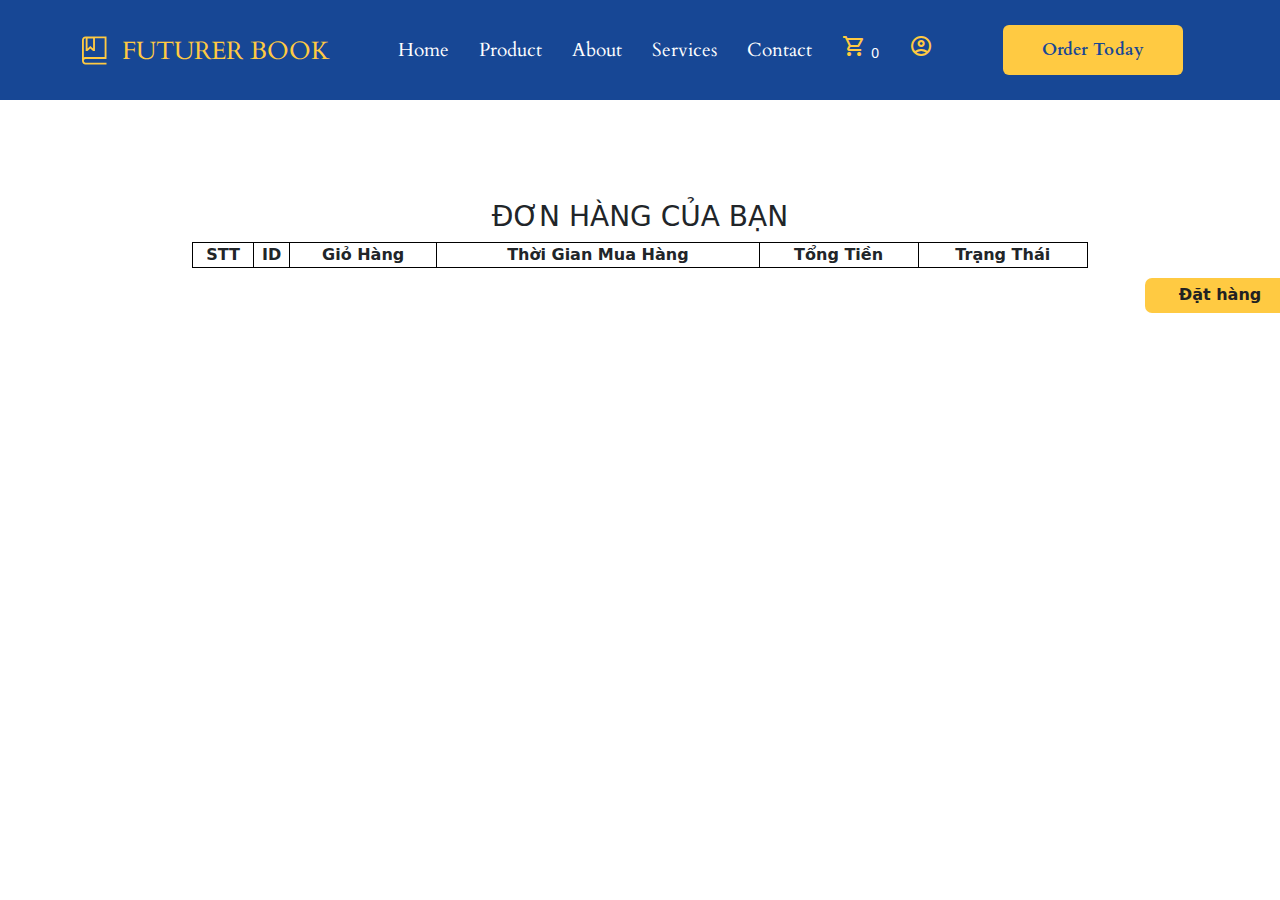
<file: bill.html>
<!DOCTYPE html>
<html lang="en">

<head>
    <meta charset="UTF-8">
    <meta name="viewport" content="width=device-width, initial-scale=1.0">
    <link rel="preconnect" href="https://fonts.googleapis.com">
    <link rel="preconnect" href="https://fonts.gstatic.com" crossorigin>
    <link rel="icon" href="favicon.ico" type="image/x-icon" />
    <link
        href="https://fonts.googleapis.com/css2?family=Cardo&family=Dancing+Script:wght@700&family=Inter:wght@400;500;700;800&family=Poppins&family=Roboto:ital,wght@0,300;1,500&display=swap"
        rel="stylesheet">
    <link rel="stylesheet"
        href="https://fonts.googleapis.com/css2?family=Material+Symbols+Outlined:opsz,wght,FILL,GRAD@20..48,100..700,0..1,-50..200" />
    <link href="https://cdn.jsdelivr.net/npm/bootstrap@5.3.1/dist/css/bootstrap.min.css" rel="stylesheet" />
    <link rel="stylesheet" href="https://cdn.jsdelivr.net/npm/swiper@10/swiper-bundle.min.css" />
    <link rel="stylesheet" href="../css/product.css">
    <title>Document</title>
</head>
<style>
    * {
        margin: 0;
        padding: 0;
        box-sizing: border-box;
    }

    .body {
        font-family: Arial, Helvetica, sans-serif;
    }

    /* header{
        position: fixed;
        top: 0;
        left: 0;
    } */
    .container-header {
        height: 70px;
        width: 100%;
        display: flex;
        justify-content: space-between;
        align-items: center;
        padding: 0 10px;
        position: fixed;
        top: 0;
        background-color: white;
        z-index: 99;
    }

    /* .nav {
        margin-top: 100px;
    } */
    .nav>li {
        /* Css này được áp dụng cho các thẻ <li> nằm ngay dưới thẻ <ul> có class là nav */
        float: left;
        /* sẽ giúp các phần tử nằm trên cùng 1 hàng */
        margin-right: 25px;
        /* sẽ giúp các phần tử cách nhau 15px về phía bên phải. */
    }

    .nav>li>a {
        text-transform: uppercase;
        color: #222222;
        text-decoration: none;
        /* xoá gạch chân */
    }

    .nav li {
        list-style: none;
        /* xoá dấu chấm đầu thẻ li */
        position: relative;
    }

    .nav li a {
        padding: 10px;
        line-height: 20px;
        /* àm chiều cao của dòng tăng lên 20px giúp text nằm giữ dòng */
        display: inline-block;
        /* sẽ giúp khóa hiển thị trên dòng, giúp các thuộc tính khác hoạt động tốt. */
        text-decoration: none;
        /* xoá gạch chân */
        font-size: 14px;
        font-family: Arial, Helvetica, sans-serif;
    }

    .nav .sub-menu {
        display: none;
        /* display: block ; */
        position: absolute;
        top: 5px;
        left: 100%;
        width: 200px;
        background-color: #eee;
        padding: 5px 20px;

    }

    .nav li:hover>.sub-menu {
        display: block;
    }

    .nav>li>.sub-menu {
        top: 42px;
        left: 0;
        text-decoration: none;
    }

    .nav .sub-menu1 {
        display: none;
        position: absolute;
        top: 0;
        left: 100%;
        width: 250px;
        background-color: #eee;
        padding: 5px 20px;
    }

    .nav>li>.sub-menu1 {
        top: 40px;
        left: 0;
    }

    .nav li:hover>.sub-menu1 {
        display: block;
    }

    .menu {
        padding: 0 15px 0 0;
    }

    .menu a {
        position: relative;
        font-weight: 500;
    }

    .nav>li:hover {
        border-bottom: 2px solid #333;
    }

    .width-2 {
        width: 250px !important;
    }

    .header-right {
        width: 600px;
        height: 40px;
        display: flex
    }

    .icon {
        position: relative;
        display: flex;
        margin-left: 20px;
    }

    .search {
        position: relative;
        display: flex;
        justify-content: center;
    }

    #search {
        /* border: none; */
        /* outline: none; */
        border-radius: 10px;
        height: 100%;
        width: 210px;
        font-size: 16px;
    }

    .icon-search {
        margin-left: 50px;
        cursor: pointer;
    }

    .icon-search i {
        margin-left: 25px;
    }

    .icon-use {
        margin-left: 50px;
        cursor: pointer;

    }

    .icon-use a {
        color: #222222;
        text-decoration: none;
    }

    .icon-use i {
        margin-left: 35px;
    }

    .icon-cart {
        margin-left: 50px;
        cursor: pointer;
    }

    .icon-cart a {
        text-decoration: none;
        color: #222222;

    }

    .icon-cart i {
        margin-left: 30px;

    }

    span {
        font-size: 14px;
        font-family: Arial, Helvetica, sans-serif;
    }

    /* dùng cho Function showSearch() */
    .hidden {
        opacity: 0;
    }

    /* css main */
    main {
        margin-top: 100px;
    }

    table,
    tr,
    th,
    td {
        border: 1px solid black;
        text-align: center;
        /* border: none; */
    }

    td img {
        width: 120px;
        height: auto;
        background-size: cover;
    }

    .listOrder {
        width: 100vw;
        display: flex;
        justify-content: center;
        align-items: center;
        flex-direction: column;
    }

    table {
        width: 70%;
    }

    caption {
        font-size: 50px;
    }

    button {
        min-width: 30px;
        background: #FFCA42;
        color: #222222;
        border-radius: 7px;
        border: none;
    }

    #totalPrice {
        color: #222222;
        font-weight: bold;
        font-size: 20px;
    }

    .container-pay {
        margin-top: 10px;
        margin-bottom: 10px;

    }

    .pay {
        width: 150px;
        height: 35px;
        margin-left: 1145px;
        font-weight: bold;
    }
</style>

<body>
    <header>
        <div class="container">
            <div class="logo">
                <svg xmlns="http://www.w3.org/2000/svg" width="25" height="29" viewBox="0 0 25 29" fill="none">
                    <path
                        d="M3.56348 22.9H24.5V0.5H3.5057C1.57228 0.506417 0.00635613 2.08725 0 4.03908V24.6646H0.00057783C0.00057783 24.6733 0 24.6821 0 24.6908C0 26.7558 1.60521 28.5 3.5057 28.5H24.5V26.6333H3.5057C2.63895 26.6333 1.84906 25.7076 1.84906 24.6908C1.84906 23.7202 2.63433 22.9 3.56348 22.9ZM5.54717 2.38592H11.0943V12.4671L8.29764 9.9885L5.54717 12.4525V2.38592ZM1.84906 4.05367C1.84617 3.12617 2.58695 2.37192 3.5057 2.36667H3.69811H5.54717H3.69811V14.9667H5.52637L8.30458 12.4782L11.1117 14.9667H12.9434V2.36667H22.6509V21.0333H5.55179H3.70274H3.56348C2.96196 21.0333 2.37141 21.192 1.84963 21.493V4.05367H1.84906Z"
                        fill="#FFCA42" />
                </svg>
                <p>FUTURER BOOK</p>
            </div>
            <div class="menu">
                <a href="#">Home</a>
                <a href="product.html">Product</a>
                <a href="#">About</a>
                <a href="#">Services</a>
                <a href="#">Contact</a>
                <div class="cart" id="cart">
                    <a href="./cart.html">
                        <span onclick="change()" style="border: none; color: #FFCA42; cursor: pointer;"
                            class="material-symbols-outlined">
                            shopping_cart
                        </span>
                        <span id="total_order">0</span>
                    </a>
                </div>
                <div style="position: relative;" class="menu__account">

                    <span onclick="toggleMenu()" style="color: #FFCA42; cursor: pointer;"
                        class="material-symbols-outlined">
                        account_circle
                    </span>

                    <ul id="menu_info" class="hidden"
                        style="position: absolute; top: 20px; left: 0; padding: 0; width: 160px;">
                        <li><a href="./login.html">Đăng nhập</a></li>
                        <li><a href="./register.html">Đăng ký</a></li>
                    </ul>
                </div>
                <button class="btn">Order Today</button>
            </div>
        </div>
    </header>

    <main>
        <div class="listOrder">
            <h3>ĐƠN HÀNG CỦA BẠN</h3>
            <table class="table_order" cellpadding="15px" cellspacing="5px">
                <thead class="thead_order">
                    <tr>
                        <th>STT</th>
                        <th>ID</th>
                        <th>Giỏ Hàng</th>
                        <th>Thời Gian Mua Hàng</th>
                        <th>Tổng Tiền</th>
                        <th>Trạng Thái</th>
                    </tr>
                </thead>
                <tbody id="showOrder">
                    <!-- <td>1</td>
                        <td>ID</td>
                        <td>Tên sản phẩm</td>
                        <td>Giá sản phẩm</td>
                        <td>Số lượng</td>
                        <td>Giá tổng</td>
                        <td>Xoá</td> -->
                </tbody>
                <!-- <tfoot>
                        <tr>
                            <td colspan="5" class="totalPrice"><h5>Tổng tiền:</h5></td>
                            <td colspan="2" id="totalPrice">0</td>
                        </tr>
                    </tfoot> -->
            </table>
        </div>
        <div class="container-pay">
            <button type="button" class="pay" onclick="success()">Đặt hàng</button>
        </div>
    </main>
    <script src="./js/bill.js"></script>
</body>

</html>
</file>
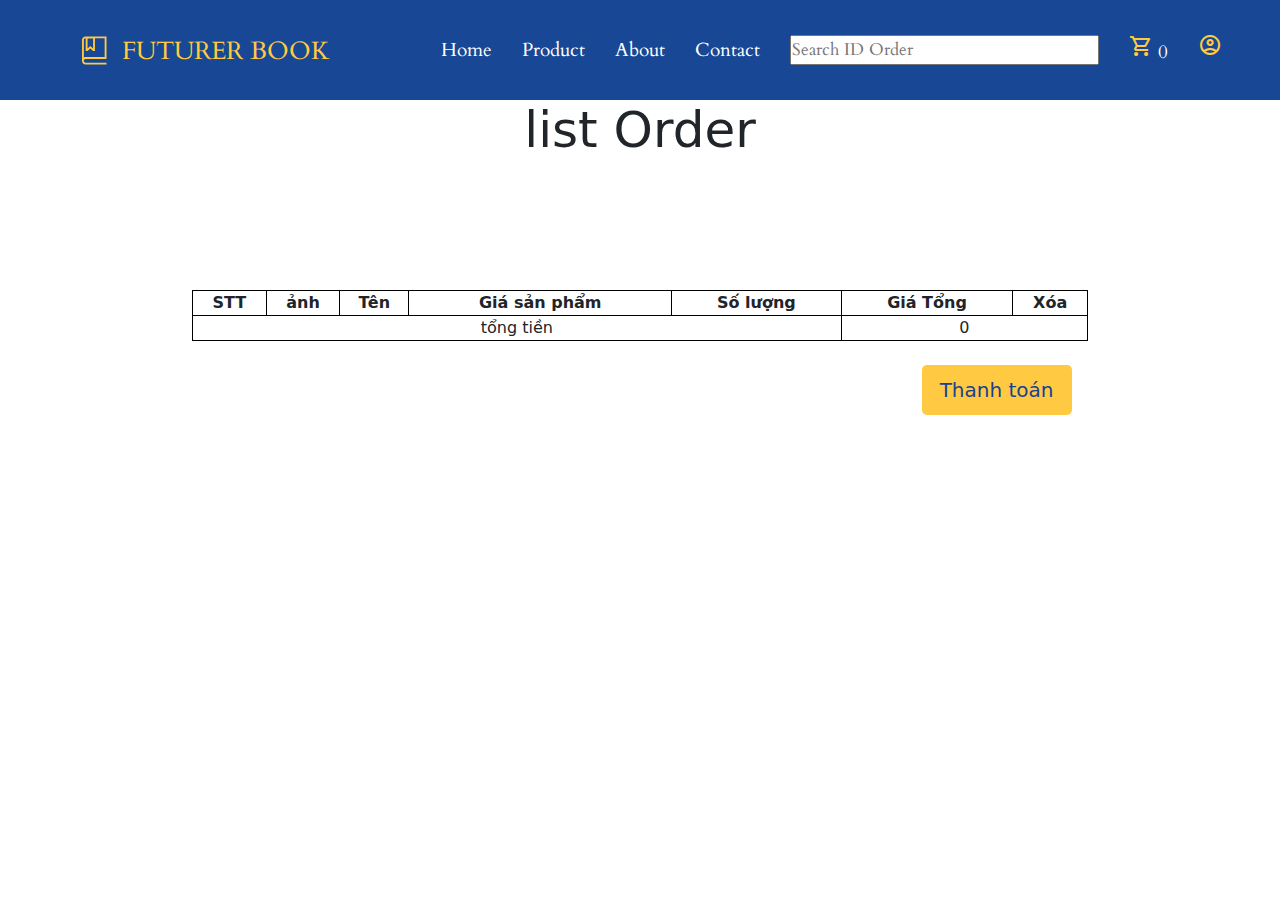
<file: cart.html>
<!DOCTYPE html>
<html lang="en">

<head>
    <meta charset="UTF-8" />
    <meta name="viewport" content="width=device-width, initial-scale=1.0" />
    <link rel="preconnect" href="https://fonts.googleapis.com">
    <link rel="preconnect" href="https://fonts.gstatic.com" crossorigin>
    <link
        href="https://fonts.googleapis.com/css2?family=Cardo&family=Dancing+Script:wght@700&family=Inter:wght@400;500;700;800&family=Poppins&family=Roboto:ital,wght@0,300;1,500&display=swap"
        rel="stylesheet">
    <link rel="stylesheet"
        href="https://fonts.googleapis.com/css2?family=Material+Symbols+Outlined:opsz,wght,FILL,GRAD@20..48,100..700,0..1,-50..200" />
    <link rel="stylesheet" href="https://cdn.jsdelivr.net/npm/bootstrap@5.3.2/dist/css/bootstrap.min.css">
    <link rel="stylesheet" href="./css/style.css">
    <title>Document</title>
    <style>
        table,
        tr,
        th,
        td {
            border: 1px solid black;
            text-align: center;
            margin: 0 auto;
            margin-top: 130px;
        }

        td img {
            width: 50px;
        }

        .table {
            width: 100vw;
            display: flex;
            justify-content: center;
        }

        table {
            width: 70%;
        }

        .listOrder h3 {
            font-size: 50px;
            text-align: center;
        }

        .container_pay .pay{
            width: 150px;
            height: 50px;
            background-color: #FFCA42;
            color: #174195;
            font-style: bold;
            font-size: 20px;    
            border-radius: 5px;
            margin-left: 72vw;
            text-align: center;
            border: none;
            text-decoration: none;
            padding-top: 10px;
        }

        .container_pay .pay:hover{
            background-color: aquamarine;
        }
    </style>
</head>

<body>
    <header>
        <div class="container">
            <div class="logo">
                <svg xmlns="http://www.w3.org/2000/svg" width="25" height="29" viewBox="0 0 25 29" fill="none">
                    <path
                        d="M3.56348 22.9H24.5V0.5H3.5057C1.57228 0.506417 0.00635613 2.08725 0 4.03908V24.6646H0.00057783C0.00057783 24.6733 0 24.6821 0 24.6908C0 26.7558 1.60521 28.5 3.5057 28.5H24.5V26.6333H3.5057C2.63895 26.6333 1.84906 25.7076 1.84906 24.6908C1.84906 23.7202 2.63433 22.9 3.56348 22.9ZM5.54717 2.38592H11.0943V12.4671L8.29764 9.9885L5.54717 12.4525V2.38592ZM1.84906 4.05367C1.84617 3.12617 2.58695 2.37192 3.5057 2.36667H3.69811H5.54717H3.69811V14.9667H5.52637L8.30458 12.4782L11.1117 14.9667H12.9434V2.36667H22.6509V21.0333H5.55179H3.70274H3.56348C2.96196 21.0333 2.37141 21.192 1.84963 21.493V4.05367H1.84906Z"
                        fill="#FFCA42" />
                </svg>
                <p>FUTURER BOOK</p>
            </div>
            <div class="menu">
                <a href="index.html">Home</a>
                <a href="product.html">Product</a>
                <a href="#">About</a>
                <a href="#">Contact</a>
                <div class="search">
                    <label>
                        <input type="text" placeholder="Search ID Order" oninput="searchId()" id="search" />
                        <ion-icon name="search-outline"></ion-icon>
                    </label>
                </div>
                <div class="cart" id="cart">
                    <a href="./cart.html">
                        <span onclick="change()" style="border: none; color: #FFCA42; cursor: pointer;"
                            class="material-symbols-outlined">
                            shopping_cart
                        </span>
                        <span id="total_order">0</span>
                    </a>
                </div>
                <div>
                    <span onclick="toggleMenu()"
                        style="color: #FFCA42; cursor: pointer;z-index: 100;position: absolute;top: 20px;"
                        class="material-symbols-outlined">
                        account_circle
                    </span>
                </div>
    
                <ul id="menu_info" class="hidden" onmouseout="hiddena()" onmouseover="visible()">
                    <li><a href="./login.html">Đăng nhập</a></li>
                    <li><a href="./register.html">Đăng ký</a></li>
                </ul>
            </div>
        </div>
    </header>
    <div class="listOrder">
        <h3>list Order</h3>
        <table>
            <thead>
                <tr>
                    <th>STT</th>
                    <th>ảnh</th>
                    <th>Tên</th>
                    <th>Giá sản phẩm</th>
                    <th>Số lượng</th>
                    <th>Giá Tổng</th>
                    <th>Xóa</th>
                </tr>
            </thead>
            <tbody id="showOrder"></tbody>
            <tfoot>
                <tr>
                    <td colspan="5">tổng tiền</td>
                    <td colspan="2" id="totalPrice">0</td>
                </tr>
            </tfoot>
        </table><br>
        <div class="container_pay">
            <div type="button" class="pay" onclick="pay()">Thanh toán</div>
        </div>
        
    </div>
    <script src="./js/index.js"></script>
    <script src="./js/cart.js"></script>
    <!-- <script>
        // convert tien te
        const VND = new Intl.NumberFormat("vi-VN", {
            style: "currency",
            currency: "VND",
        });
        // lấy giỏ hàng của người dùng đổ dữ liệu ra
        function showOrder() {
            let users = JSON.parse(localStorage.getItem("users"));
            let currentUser = localStorage.getItem("currentUser");
            let cartUser;
            for (let i = 0; i < users.length; i++) {
                if (users[i].userName == currentUser) {
                    cartUser = users[i].cart;
                    break;
                }
            }
            let text = "";
            let total = 0;
            for (let j = 0; j < cartUser.length; j++) {
                total += cartUser[j].quantity * cartUser[j].price;
                text += `
              <tr>
                <td>${j + 1}</td>
                <td><img src="${cartUser[j].img}" alt="" /></td>
                <td>${cartUser[j].name}</td>
                <td>${VND.format(cartUser[j].price)}</td>
                <td>
                  <button onclick="calculate(${j},'-')">-</button>
                  <span>${cartUser[j].quantity}</span>
                  <button onclick="calculate(${j},'+')">+</button>
                </td>
                <td><span>${VND.format(
                    cartUser[j].quantity * cartUser[j].price
                )}</span></td>
                <td><button onclick="remove(${j})">xoa</button></td>
              </tr>
                `;
            }
            document.getElementById("showOrder").innerHTML = text;
            document.getElementById("totalOrder").innerHTML = VND.format(total);
        }
        showOrder();
        function calculate(index, check) {
            let users = JSON.parse(localStorage.getItem("users"));
            let currentUser = localStorage.getItem("currentUser");
            let cartUser;
            for (let i = 0; i < users.length; i++) {
                if (users[i].userName === currentUser) {
                    cartUser = users[i].cart;
                    break;
                }
            }
            if (check == "-") {
                for (let j = 0; j < cartUser.length; j++) {
                    if (cartUser[j].id == cartUser[index].id) {
                        if (cartUser[j].quantity < 2) {
                            break;
                        }
                        cartUser[j].quantity -= 1;
                        break;
                    }
                }
            } else {
                for (let j = 0; j < cartUser.length; j++) {
                    if (cartUser[j].id == cartUser[index].id) {
                        cartUser[j].quantity += 1;
                        break;
                    }
                }
            }
            localStorage.setItem("users", JSON.stringify(users));
            showOrder();
        }
        function remove(index) {
            let users = JSON.parse(localStorage.getItem("users"));
            let currentUser = localStorage.getItem("currentUser");
            let cartUser;
            for (let i = 0; i < users.length; i++) {
                if (users[i].userName == currentUser) {
                    cartUser = users[i].cart;
                    break;
                }
            }
            cartUser.splice(index, 1);

            localStorage.setItem("users", JSON.stringify(users));
            showOrder();
        }
    </script> -->
</body>

</html>
</file>
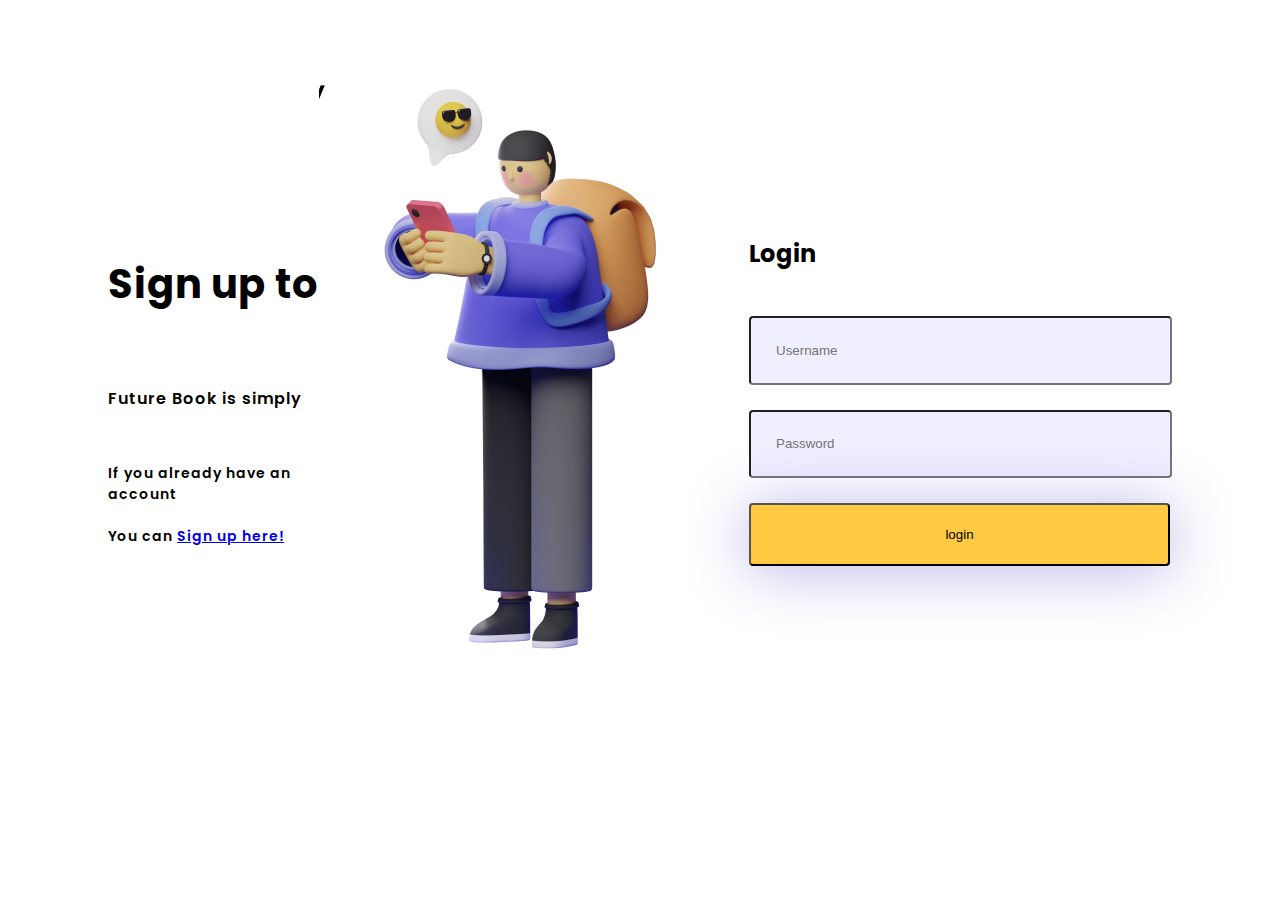
<file: login.html>
<!DOCTYPE html>
<html lang="en">

<head>
    <meta charset="UTF-8">
    <meta name="viewport" content="width=device-width, initial-scale=1.0">
    <link
        href="https://fonts.googleapis.com/css2?family=Cardo&family=Dancing+Script:wght@700&family=Inter:wght@400;500;700;800&family=Poppins&family=Roboto:ital,wght@0,300;1,500&display=swap"
        rel="stylesheet">
    <link rel="stylesheet"
        href="https://fonts.googleapis.com/css2?family=Material+Symbols+Outlined:opsz,wght,FILL,GRAD@20..48,100..700,0..1,-50..200" />
    <link rel="stylesheet" href="./css/signinup.css">
    <title>Sign up</title>
</head>

<body>
    <div class="login">
        <div class="signup_content">
            <h2 class="ten">Sign up to</h2><br>
            <h2>Future Book is simply</h2><br>
            <h3>If you already have an account<br><br>You can <a href="./register.html">Sign up here!</a></h3>
        </div>
        <div>
            <img src="./img/Saly-14.png" alt="people">
        </div>
        <div class="sign_up">
            <h2>Login</h2>
            <form action="login">
                <label for="username"></label><br>
                <input type="text" id="username" placeholder="Username" required><br>
                <label for="password"></label><br>
                <input type="password" id="password" placeholder="Password" required><br><br>
                <button type="submit" onclick="login(event)">login</button>
            </form>
        </div>
    </div>

    <script>
        function login(e) {
            e.preventDefault();

            if (1) {
                let userName = document.getElementById("username");
                let passWord = document.getElementById("password");
                let users = JSON.parse(localStorage.getItem("users"));
                let check = false;
                if (userName.value === "admin" && passWord.value === "admin") {
                    window.location.href = "./adminuser.html"
                    return;
                }
                for (let i = 0; i < users.length; i++) {
                    if (
                        userName.value == users[i].username &&
                        passWord.value == users[i].password
                    ) {
                        if (!users[i].status) {
                            alert("Ban dang bi Ban !")
                            return
                        }
                        // đăng nhập thành công lưu thông tin người dùng
                        let currentUser = users[i]
                        localStorage.setItem("currentUser", JSON.stringify(currentUser))
                        // chuyển trang
                        window.location.href = "./index.html"
                        check = true
                        break
                    }
                }
                if (check != true) {
                    alert("dang nhap that bai")
                }
            }
        }
    </script>
</body>

</html>
</file>
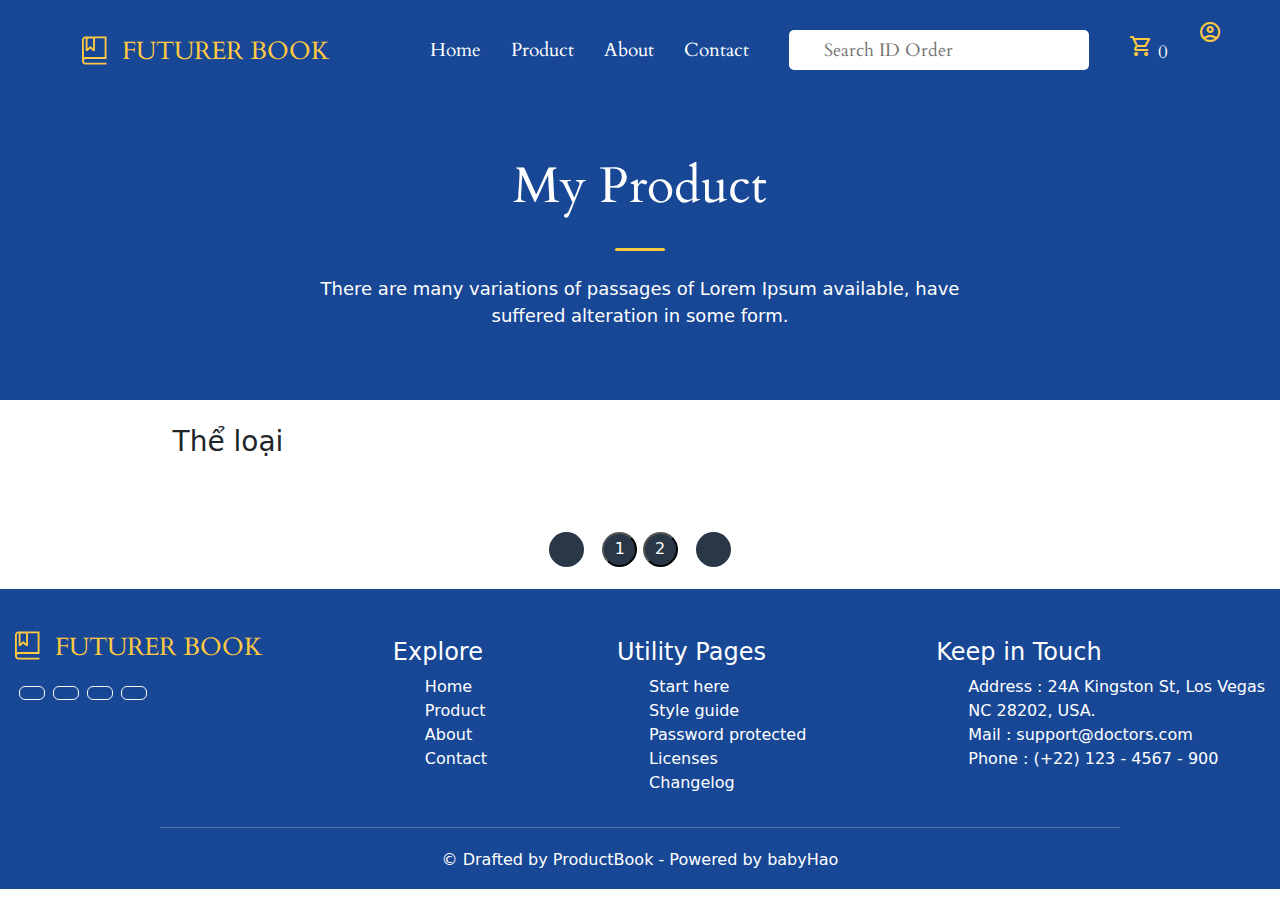
<file: product.html>
<!DOCTYPE html>
<html lang="en">

<head>
    <meta charset="UTF-8">
    <meta name="viewport" content="width=device-width, initial-scale=1.0">
    <link rel="stylesheet" href="https://cdnjs.cloudflare.com/ajax/libs/font-awesome/6.4.2/css/all.min.css"
        integrity="sha512-z3gLpd7yknf1YoNbCzqRKc4qyor8gaKU1qmn+CShxbuBusANI9QpRohGBreCFkKxLhei6S9CQXFEbbKuqLg0DA=="
        crossorigin="anonymous" referrerpolicy="no-referrer" />
    <link rel="preconnect" href="https://fonts.googleapis.com">
    <link rel="preconnect" href="https://fonts.gstatic.com" crossorigin>
    <link rel="icon" href="favicon.ico" type="image/x-icon" />
    <link
        href="https://fonts.googleapis.com/css2?family=Cardo&family=Dancing+Script:wght@700&family=Inter:wght@400;500;700;800&family=Poppins&family=Roboto:ital,wght@0,300;1,500&display=swap"
        rel="stylesheet">
    <link rel="stylesheet"
        href="https://fonts.googleapis.com/css2?family=Material+Symbols+Outlined:opsz,wght,FILL,GRAD@20..48,100..700,0..1,-50..200" />
    <link href="https://cdn.jsdelivr.net/npm/bootstrap@5.3.1/dist/css/bootstrap.min.css" rel="stylesheet" />
    <link rel="stylesheet" href="https://cdn.jsdelivr.net/npm/swiper@10/swiper-bundle.min.css" />
    <link rel="stylesheet" href="../css/product.css">
    <title>Document</title>
</head>

<body>
    <header>
        <div class="container">
            <div class="logo">
                <svg xmlns="http://www.w3.org/2000/svg" width="25" height="29" viewBox="0 0 25 29" fill="none">
                    <path
                        d="M3.56348 22.9H24.5V0.5H3.5057C1.57228 0.506417 0.00635613 2.08725 0 4.03908V24.6646H0.00057783C0.00057783 24.6733 0 24.6821 0 24.6908C0 26.7558 1.60521 28.5 3.5057 28.5H24.5V26.6333H3.5057C2.63895 26.6333 1.84906 25.7076 1.84906 24.6908C1.84906 23.7202 2.63433 22.9 3.56348 22.9ZM5.54717 2.38592H11.0943V12.4671L8.29764 9.9885L5.54717 12.4525V2.38592ZM1.84906 4.05367C1.84617 3.12617 2.58695 2.37192 3.5057 2.36667H3.69811H5.54717H3.69811V14.9667H5.52637L8.30458 12.4782L11.1117 14.9667H12.9434V2.36667H22.6509V21.0333H5.55179H3.70274H3.56348C2.96196 21.0333 2.37141 21.192 1.84963 21.493V4.05367H1.84906Z"
                        fill="#FFCA42" />
                </svg>
                <p>FUTURER BOOK</p>
            </div>
            <div class="menu">
                <a href="index.html">Home</a>
                <a href="product.html">Product</a>
                <a href="#">About</a>
                <a href="#">Contact</a>
                <div class="search">
                    <label>
                        <input type="text" placeholder="Search ID Order" oninput="searchId()" id="search" />
                        <ion-icon name="search-outline"></ion-icon>
                    </label>
                </div>
                <div class="cart" id="cart">
                    <a href="./cart.html">
                        <span onclick="change()" style="border: none; color: #FFCA42; cursor: pointer;"
                            class="material-symbols-outlined">
                            shopping_cart
                        </span>
                        <span id="total_order">0</span>
                    </a>
                </div>
                <div>
                    <span onclick="toggleMenu()"
                        style="color: #FFCA42; cursor: pointer;z-index: 100;position: absolute;top: 20px;"
                        class="material-symbols-outlined">
                        account_circle
                    </span>
                </div>
    
                <ul id="menu_info" class="hidden" onmouseout="hiddena()" onmouseover="visible()">
                    <li><a href="./login.html">Đăng nhập</a></li>
                    <li><a href="./register.html">Đăng ký</a></li>
                </ul>
            </div>
        </div>
    </header>
    <div class="title">
        <h1>My Product</h1><br>
        <div class="line3"></div><br>
        <p>There are many variations of passages of Lorem Ipsum available, have<br>
            suffered alteration in some form.</p>
    </div>

    <div class="product" id="listOrder">
        <div class="category">
            <h3>Thể loại</h3>
            <ul class="category_box" id="category_box">
                <!-- <li>Lịch Sử</li>
                <li>Đời sống</li>
                <li>Tâm lí tình cảm</li>
                <li>Tiểu Thuyết</li>
                <li>Giáo dục</li> -->
            </ul>
        </div>
        <div class="box">
        </div>
    </div>
    <div class="pagination">
        <button onclick="changePage(0)" class="toPrevPage"><i class="fa-solid fa-arrow-left"></i></button>
        <span class="btn" id="pagination">
            <button id="page1">1</button>
            <button id="page2">2</button>
        </span>
        <button onclick="changePage(1)" class="toNextPage"><i class="fa-solid fa-arrow-right"></i></button>
    </div>
    <footer class="text-center text-lg-start text-white">
        <div class="content_f">
            <div class="main_1">
                <div class="logo">
                    <svg xmlns="http://www.w3.org/2000/svg" width="25" height="29" viewBox="0 0 25 29" fill="none">
                        <path
                            d="M3.56348 22.9H24.5V0.5H3.5057C1.57228 0.506417 0.00635613 2.08725 0 4.03908V24.6646H0.00057783C0.00057783 24.6733 0 24.6821 0 24.6908C0 26.7558 1.60521 28.5 3.5057 28.5H24.5V26.6333H3.5057C2.63895 26.6333 1.84906 25.7076 1.84906 24.6908C1.84906 23.7202 2.63433 22.9 3.56348 22.9ZM5.54717 2.38592H11.0943V12.4671L8.29764 9.9885L5.54717 12.4525V2.38592ZM1.84906 4.05367C1.84617 3.12617 2.58695 2.37192 3.5057 2.36667H3.69811H5.54717H3.69811V14.9667H5.52637L8.30458 12.4782L11.1117 14.9667H12.9434V2.36667H22.6509V21.0333H5.55179H3.70274H3.56348C2.96196 21.0333 2.37141 21.192 1.84963 21.493V4.05367H1.84906Z"
                            fill="#FFCA42" />
                    </svg>
                    <p>FUTURER BOOK</p>
                </div>
                <div class="col-md-5 col-lg-4 ml-lg-0 text-center text-md-end" style="display: flex;">
                    <!-- Facebook -->
                    <a class="btn btn-outline-light btn-floating m-1" class="text-white" role="button"><i
                            class="fab fa-facebook"></i></a>
    
                    <!-- Twitter -->
                    <a class="btn btn-outline-light btn-floating m-1" class="text-white" role="button"><i
                            class="fab fa-twitter"></i></a>
    
                    <!-- Google -->
                    <a class="btn btn-outline-light btn-floating m-1" class="text-white" role="button"><i
                            class="fab fa-google"></i></a>
    
                    <!-- Instagram -->
                    <a class="btn btn-outline-light btn-floating m-1" class="text-white" role="button"><i
                            class="fab fa-instagram"></i></a>
                </div>
            </div>
            <div class="main_2">
                <h4>Explore</h4>
                <ul>
                    <li>Home</li>
                    <li>Product</li>
                    <li>About</li>
                    <li>Contact</li>
                </ul>
            </div>
    
            <div class="main_3">
                <h4>Utility Pages</h4>
                <ul>
                    <li>Start here</li>
                    <li>Style guide</li>
                    <li>Password protected</li>
                    <li>Licenses</li>
                    <li>Changelog</li>
                </ul>
            </div>
    
            <div class="main_4">
                <h4>Keep in Touch</h4>
                <ul>
                    <li>Address : 24A Kingston St, Los Vegas<br> NC 28202, USA.</li>
                    <li>Mail : support@doctors.com</li>
                    <li>Phone : (+22) 123 - 4567 - 900</li>
                </ul>
            </div>
        </div>
        <hr class="my-3 w-75 m-auto">
        <div class="col-md-7 col-lg-12 text-center text-md-center">
            <!-- Copyright -->
            <div class="p-1">
                © Drafted by ProductBook - Powered by babyHao
            </div>
            <!-- Copyright -->
        </div>
    </footer>

    <script src="./js/product.js"></script>
    <script src="./js/index.js"></script>
    <!-- <script>
        let renderArr = JSON.parse(localStorage.getItem("products"));
        // let realData = []
        let currentPage = 1
        let totalPage = 1
        function showSearch() {
            let showSearch = document.getElementById("search");
            showSearch.classList.toggle("hidden");
        }
        function renderPagination(arr) {
            totalPage = Math.ceil((arr.length / 6))
            let stringHTML = ""
            for (let i = 1; i <= totalPage; i++) {
                if (i == currentPage) {
                    stringHTML +=
                        `
                            <button onclick="chooseItemPage('${i}')" class="item-page item-page-choose">${i}</button>
                        `
                } else {
                    stringHTML +=
                        `
                            <button onclick="chooseItemPage('${i}')" class="item-page">${i}</button>
                        `
                }
            }
            document.getElementById("pagination").innerHTML = stringHTML
        }
        renderPagination(renderArr)

        function chooseItemPage(pageChoose) {
            console.log(pageChoose);
            let items = document.querySelectorAll(".item-page");
            for (let i = 0; i < items.length; i++) {
                if (i == pageChoose - 1) {
                    items[i].classList.add("item-page-choose");
                }
                else {
                    items[i].classList.remove("item-page-choose");
                }
            }
            currentPage = pageChoose;
            renderProduct(currentPage)
        }

        function renderProduct(currentPage = 1) {
            let start = (currentPage - 1) * 6
            let end = currentPage * 6
            const listProduct = JSON.parse(localStorage.getItem("products")) || []
            let stringHTML = "";
            for (let i = start; i < end; i++) {
                if (!listProduct[i]) {
                    break
                }
                stringHTML +=
                    `
                        <div class="card">
                            <div class="image">
                                <img src="${listProduct[i].image}" alt="book1">
                            </div>

                            <div class="product_text">
                                <h2>${listProduct[i].name}</h2>
                                <p>Lorem ipsum dolor sit amet, consectetur adipisicing elit.</p>
                                <h3>${USDollar.format(listProduct[i].price)}</h3>
                                <button onclick = "addCart(${listProduct[i].id})">Add to Cart</button>
                            </div>
                        </div>
                    `
            }
            // document.getElementById("collection-body").innerHTML = stringHTML;
            document.getElementsByClassName("box")[0].innerHTML = stringHTML;
        }
        renderProduct()

        function changePage(status) {
            switch (status) {
                case 0:
                    if (currentPage == 1) {
                        currentPage = totalPage
                    } else {
                        currentPage -= 1
                    }
                    chooseItemPage(currentPage)
                    renderProduct(currentPage)
                    break

                case 1:
                    if (currentPage == totalPage) {
                        currentPage = 1
                    } else {
                        currentPage += 1
                    }
                    chooseItemPage(currentPage)
                    renderProduct(currentPage)
                    break

            }
        }

        function search() {
            const listProduct = JSON.parse(localStorage.getItem("products")) || []
            const textSearch = document.getElementById("search").value

            if (textSearch == "") {
                renderProduct(currentPage)
                return
            }

            const productSearch = listProduct.filter((item) => {
                return item.name.toLowerCase().includes(textSearch.toLowerCase())
            })

            let stringHTML = ""
            for (let i = 0; i < productSearch.length; i++) {
                stringHTML +=
                    `
                        <div class="product-item">
                            <div class="product-img" onclick="gotoDetail('${productSearch[i].ID}')">
                                <a><img src="${productSearch[i].image}" alt=""></a>
                            </div>
                            <div class="product-detail">
                                <h3><a>${productSearch[i].name}</a></h3>
                            </div>
                            <div class="box-pro-prices">
                                <span>${Number(productSearch[i].price).toLocaleString('vi-VN', { style: 'currency', currency: 'VND' })}</span>
                            </div>
                        </div>
                    `
            }
            // document.getElementById("collection-body").innerHTML = stringHTML;
            document.getElementsByClassName("box")[0].innerHTML = stringHTML;
        }

        function gotoDetail(id) {
            localStorage.setItem("idProduct", JSON.stringify(id))
            window.location.href = "../product/product-detail.html"
        }
    </script> -->
</body>

</html>
</file>
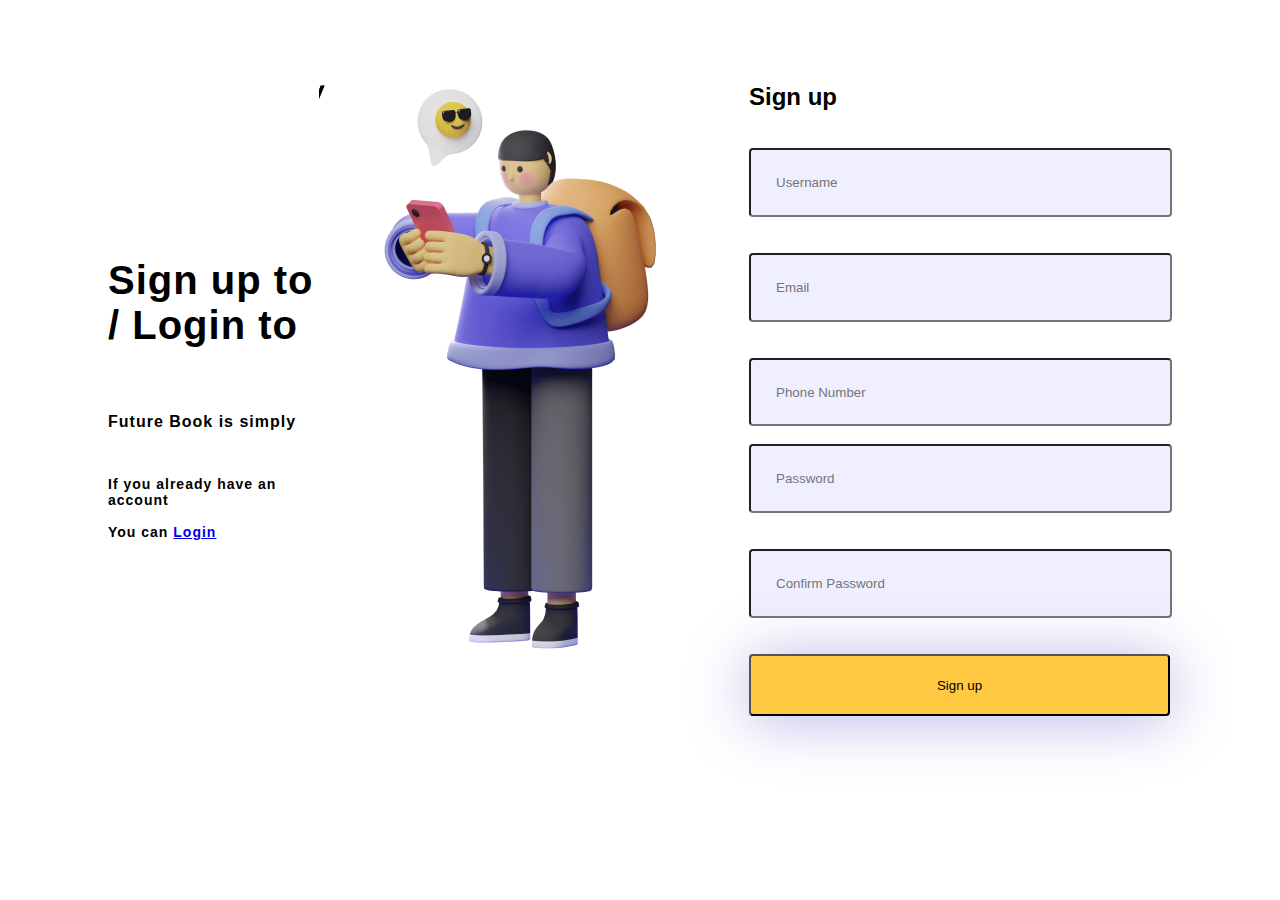
<file: register.html>
<!DOCTYPE html>
<html lang="en">

<head>
    <meta charset="UTF-8">
    <meta name="viewport" content="width=device-width, initial-scale=1.0">
    <link href="https://fonts.googleapis.com/css?family=Tangerine" rel="stylesheet">
    <link rel="stylesheet"
        href="https://fonts.googleapis.com/css2?family=Material+Symbols+Outlined:opsz,wght,FILL,GRAD@20..48,100..700,0..1,-50..200" />
    <link rel="stylesheet" href="./css/signinup.css">
    <title>Sign up</title>
</head>

<body>
    <div class="login">
        <div class="signup_content">
            <h2 class="ten">Sign up to / Login to</h2><br>
            <h2>Future Book is simply</h2><br>
            <h3>If you already have an account<br><br>You can <a href="./login.html">Login</a></h3>
        </div>
        <div>
            <img src="./img/Saly-14.png" alt="people">
        </div>
        <div class="sign_up">
            <h2 id="formTitle">Sign up</h2>
            <form onsubmit="signUp(event)">
                <label for="username"></label><br>
                <input type="text" id="username" placeholder="Username" required><br>
                <span id="usernameError"></span><br>

                <label for="email"></label><br>
                <input type="text" id="email" placeholder="Email" required><br>
                <span id="emailError"></span><br>

                <label for="phone"></label><br>
                <input type="number" id="phone" placeholder="Phone Number" required><br>

                <label for="password"></label><br>
                <input type="password" id="password" placeholder="Password" required><br>
                <span id="passwordError"></span><br>

                <label for="confirmPassword"></label><br>
                <input type="password" id="confirmPassword" placeholder="Confirm Password" required><br>
                <span id="confirmPasswordError"></span><br><br>

                <button type="submit">Sign up</button>
            </form>
        </div>
    </div>

    <script src="./js/register.js"></script>
</body>

</html>
</file>
<file: css/product.css>
* {
    margin: 0;
    padding: 0;
    box-sizing: border-box;
    scroll-behavior: smooth;
    text-decoration: none;
    list-style: none;
}

/* body{
    background-color: #1B3764;
    margin: 0 auto;
} */

header {
    position: sticky;
    top: 0;
    display: flex;
    align-items: center;
    justify-content: space-between;
    background-color: #174795;
    width: 100%;
    height: 100px;
    z-index: 100;
}

.container {
    display: flex;
    justify-content: space-between;
    font-family: 'Cardo', sans-serif;
    width: 1228px;
    background-color: #174795;
}

.logo {
    display: flex;
    justify-content: space-around;
    align-items: center;
    gap: 15px;
    font-size: 25px;
    font-family: 'Cardo', sans-serif;
    color: #FFCA42;
}

.logo p {
    margin-top: 20px;
}

.menu {
    display: flex;
    justify-content: space-evenly;
    align-items: center;
    font-family: 'Cardo', sans-serif;
    gap: 30px;
    color: #ffffff;
    font-size: 17px;
    font-style: bold;
}

.menu a {
    text-decoration: none;
    position: relative;
    font-size: 1.1em;
    font-weight: 500;
    color: #ffffff;
}

.menu .cart {
    color: #FFCA42;
    cursor: pointer;
}

.menu a::after {
    content: "";
    position: absolute;
    width: 100%;
    height: 3px;
    background-color: #ffffff;
    left: 0;
    bottom: -6px;
    border-radius: 3px;
    transform-origin: right;
    transform: scaleX(0);
    transition: transform .5s;
}

.menu__account li {
    cursor: pointer;
    margin-top: 15px;
}

.hidden {
    display: none;

}

.menu a:hover::after {
    transform: scaleX(1);
    transform-origin: left;
}

.menu .btn {
    width: 180px;
    height: 50px;
    background-color: #FFCA42;
    font-family: 'Cardo', sans-serif;
    color: #174795;
    font-size: 17px;
    font-style: normal;
    cursor: pointer;
    font-weight: 700;
    margin-left: 40px;
    transform: .5s;
    border: none;
}

.menu .btn:hover {
    background-color: lightgrey;
    color: black;
}

.title {
    width: 100%;
    height: 300px;
    background-color: #174795;
    text-align: center;
    margin: 0 auto;
    display: flex;
    flex-direction: column;
    justify-content: center;
}

.title h1 {
    text-align: center;
    color: #FFF;
    font-family: 'Cardo', sans-serif;
    font-size: 50px;

}

.title .line3 {
    width: 50px;
    height: 3px;
    background-color: #FFCA42;
    border-radius: 2px;
    font-family: 'Inter';
    margin: 0 auto;
}

.title p {
    color: #FFF;
    font-size: 18px;
}

.product {
    width: 100%;
    /* height: 100vh; */
    padding: 25px 0;
    display: flex;
    margin: 0 auto;
    justify-content: space-between;
}
.category{
    width: 20%;
    margin-left: 100px;
    text-align: center;
    
}

.category ul li{
    width: 200px;
    height: 30px;
    text-align: center;
    border: 1px solid black;
    margin: 0 auto;
    background-color: #174195;
    color: #FFF;
    font-size: 17px;
    margin-top: 14px;
    border-radius: 5px;
    transition: background-color 0.3s; &:active{background-color: #FFCA42;}&:focus{outline: none;}
    cursor: pointer;
}

.product .box {
    width: 70%;
    margin: 0 auto;
    display: grid;
    grid-template-columns: 1fr 1fr 1fr;
    grid-gap: 30px 0;
}

.product .box .card .image {
    display: flex;
    align-items: center;
    justify-content: center;
    width: 250px;
    height: 270px;
}

.product .box .card .image img {
    width: 150px;
    margin: 15px 0;
    transition: 0.3s;
}

.product .box .card:hover .image img {
    transform: scale(1.1);
}

.product .box .card {
    width: 290px;
    height: 500px;
    box-shadow: 0 0 8px #bbbbbb;
    border-radius: 5px;
    text-align: center;
    padding: 10px 20px;
    background: #f6f6f6;
}

.product .box .card .product_text h2 {
    font-size: 20px;
    margin-top: 15px;
}

.product .box .card .product_text p {
    color: #919191;
    line-height: 21px;
    margin-top: 8px 0;
}

.product .box .card .product_text button {
    text-decoration: none;
    padding: 10px 20px;
    color: #174195;
    background-color: #FFCA42;
    border-radius: 5px;
}

.pagination {
    display: flex;
    justify-content: center;
    margin-top: 25px;
    margin-bottom: 15px;
}

.btn button {
    background: #293746;
    color: #fff;
    width: 35px;
    height: 35px;
    border-radius: 50%;
    position: relative;

}

.btn button:hover {
    background: yellow;
    color: #293746;
}

button .fa-solid {
    background: #293746;
    color: #fff;
    width: 35px;
    height: 35px;
    border-radius: 50%;
    text-align: center;
    display: flex;
    justify-content: center;
    align-items: center;
    margin-left: 5px;
    margin-right: 5px;
}

.toPrevPage {
    outline: none;
    background-color: white;
    border: 0
}

.toNextPage {
    outline: none;
    background-color: white;
    border: 0
}

.item-page-choose {
    background-color: #FFCA42 !important;
    color: black !important;
}

/* *********The Infor****************** */

.theInfor{
    width: 100%;
    height: 1300px;
}

.infor {
    margin-top: 100px;
}

.theInfor .infor_image{
    display: flex;
    justify-content: center;
    gap: 100px;
}

.theInfor table tr td{
    width: auto;
    height: 50px;
}

.theInfor .infor_image button{
    margin-top: 130px;
    width: 200px;
    height: 50px;
    font-size: 17px;
    background-color: #FFCA42;
    font-weight: 600;
    color: #174195;
    border: none;
    border-radius: 5px;
}

.theInfor .infor_image button:hover{
    background-color: aquamarine;
}

.theInfor .alway{
    display: flex;
    justify-content: center;
    margin-top: 100px;
    gap: 50px;
    font-size: 15px;
    border: none;
    
}

.theInfor .alway button{
    color: #f6f6f6;
    width: 200px;
    height: 50px;
    background-color: #174195;
    border: none;
    display: flex;
    justify-content: center;
    align-items: center;
    font-weight: 600;
    border-radius: 5px;
}

.theInfor .information {
    display: flex;
    justify-content: center;
    gap: 70px;
}

.theInfor .information div{
    width: 500px;
    height: 100px;
}

.theInfor .information h4{
    color: #174195;
}

.theInfor .information p {
    color: #bbbbbb;
}

.theInfors{
    width: 100%;
    height: 300px;
    background-color: #FFCA42;
    margin-top: 100px;
    display: flex;
    justify-content: space-evenly;
    text-align: center;
}

.theInfors .secureti{
    margin-top: 60px;
    color: #1B3764;
}

.theInfors .secureti .secure{
    width: 60px;
    height: 60px;
    background-color: #174195;
    margin: 0 auto;
    display: flex;
    align-items: center;
    justify-content: center;
}

.search {
    position: relative;
    width: 300px;
    margin: 0 10px;
}

.search label {
    position: relative;
    width: 100%;
}

.search label input {
    width: 100%;
    height: 40px;
    border-radius: 5px;
    padding: 5px 20px;
    padding-left: 35px;
    font-size: 18px;
    outline: none;
    border: 1px solid var(--black2);
}

.search label ion-icon {
    position: absolute;
    top: 12px;
    left: 10px;
    font-size: 1.2rem;
    z-index: 999;
    color: black;
}

/* ==========footer========= */

footer {
    width: 100%;
    height: 300px;
    background-color: #174795;
}

.content_f {
    display: flex;
    justify-content: center;
    gap: 130px;
    align-items: first baseline;
    padding-top: 20px;
}

.content_f .logo {
    display: flex;
    justify-content: space-around;
    align-items: center;
    gap: 15px;
    font-size: 25px;
    font-family: 'Cardo', sans-serif;
    color: #FFCA42;
}

.content_f .logo p {
    margin-top: 20px;
}
</file>
<file: css/style.css>
*{
    margin: 0;
    padding: 0;
    box-sizing: border-box;
    scroll-behavior: smooth;
    text-decoration: none;
    list-style: none;
}

header{
    position: sticky;
    top: 0;
    display: flex;
    align-items: center;
    justify-content: space-between;
    background-color: #174795;
    width: 100%;
    height: 100px;
    z-index: 100;
}

.container{
    display: flex;
    justify-content: space-between;
    font-family: 'Cardo', sans-serif;
    width: 1228px;
    background-color: #174795;
}

.container .logo{
    display: flex;
    justify-content: space-around;
    align-items: center;
    gap: 15px;
    font-size: 25px;
    font-family: 'Cardo', sans-serif;
    color:#FFCA42;
}

.container .logo p {
    margin-top: 20px;
}

.menu{
    position: relative;
    display: flex;
    justify-content: space-evenly;
    align-items: center;
    font-family: 'Cardo', sans-serif;
    gap: 30px;
    color: #ffffff;
    font-size: 17px;
    font-style: bold;
}

.menu a{
    text-decoration: none;
    position: relative;
    font-size: 1.1em;
    font-weight: 500;
    color: #ffffff;
}

.menu .cart {
    color: #FFCA42;
    cursor: pointer;
}

.menu a::after{
    content: "";
    position: absolute;
    width: 100%;
    height: 3px;
    background-color: #ffffff;
    left: 0;
    bottom: -2px;
    border-radius: 3px;
    transform-origin: right;
    transform: scaleX(0);   
    transition: transform .5s;
}
.menu__account li{
    cursor: pointer;
    margin-top: 15px;
}

.hidden {
    /* disp0lay: none; */
    position: absolute;
    width: 200px;
    height: 200px;
    top: 0px;
    right: -40px;
    padding: 60px 0;
    width: 160px;
    visibility: hidden;
    /* background-color: #FFCA42; */
   
}

.visible{
    visibility: visible;
}
.hidden >li {
    /* background-color: #B4C7E7; */
   
}

.menu a:hover::after{
    transform: scaleX(1);
    transform-origin: left;
}

.menu .btn{
    width: 180px;
    height: 50px;
    background-color: #FFCA42;
    font-family: 'Cardo', sans-serif;
    color: #174795;
    font-size: 17px;
    font-style: normal;
    cursor: pointer;
    font-weight: 700;
    margin-left: 40px;
    transform: .5s;
    border: none;
}

.menu .btn:hover{
    background-color: lightgrey;
    color: black;
}

/* body page */

.content{
    width: 100%;
    height: 900px;
    /* margin-left: 280px; */
    background-color: #174795;
}

.line{
    position: relative;
    display: flex;
    align-items: center;
    flex-direction: row;
    text-align: center;
    margin-left: 160px;
}
.content .line .myClass{
    margin-top: 200px;
    position: absolute;
    width: 10px;
    height: 2px;
    color: #FFCA42;
    bottom: -150px;
}
.line p {
    margin-top: 320px;
    color: #FFF;
    position: absolute;
    left: 40px;
    font-size: 24px;
    font-style: italic;
    font-family: 'Cardo', sans-serif;
    font-weight: 400;
    
}
.content h1{
    margin-top: 150px;
    color: #FFF;
    font-family: 'Cardo', sans-serif;
    font-size: 60px;
    margin-left: 160px;
    font-style: normal;
    font-weight: 700;
    line-height: 110%;
    /* 71.5px */
    letter-spacing: -1.3px;
}

.content .item {
    color: #B4C7E7;
    font-family: Inter;
    font-size: 17px;
    margin-left: 160px;
    font-style: normal;
    font-weight: 400;
    line-height: 180%;
    /* 34.2px */
    letter-spacing: -0.19px;
}

.content .btn {
    width: 180px;
    height: 50px;
    background-color: #FFCA42;
    font-family: 'Cardo', sans-serif;
    color: #1B3764;
    font-size: 17px;
    margin-left: 160px;
    font-style: normal;
    cursor: pointer;
    font-weight: 700;
    transform: .5s;
    border: none;
}
.content img{
    width: 500px;
    height: 650px;
    position: absolute;
    right: 160px;
    top: 210px;
}

.click a{
    color: #FFF;
    text-align: center;
    margin: 45px;
    font-family: Cardo;
    font-size: 19px;
    font-style: normal;
    font-weight: 400;
    line-height: 125%;
    /* 23.75px */
    letter-spacing: 0.38px;
}

.elip{
    display: flex;
    gap: 65px;
    color: #FFF;
    margin-left: 160px;
}

.elip__one {
    display: flex;
    gap: 10px;
}

.elip__two {
    display: flex;
    gap: 10px;
}

.elip__three {
    display: flex;
    gap: 10px;
}

/* About */

.about{
    width: 100%;
    height: 750px;
    background-color: #fff;
}

.about h2{
    position: relative;
    top: 70px;
    color: #1B3764;
    text-align: center;
    font-family: Cardo;
    font-size: 30px;
    font-style: normal;
    font-weight: 700;
    line-height: 120%;
    /* 54px */
    letter-spacing: -0.9px;
}

.lineheight{
    width: 50px;
    height: 3px;
    background-color: #FFCA42;
    border-radius: 2px;
    margin: 0 auto;
    position: relative;
    top: 100px;
}

.total{
    position: relative;
    top: 200px;
    display: flex;
    justify-content: space-evenly;
    width: 1200px;
    height: 400px;
    margin: 0 auto;
    gap: 50px;
}

.total__one{
    display: flex;
    justify-content: space-evenly;
    width: 600px;
    height: 400px;
    align-items: center;
    gap: 50px;
}

.Contact__one .btn{
    width: 180px;
    height: 50px;
    font-family: 'Cardo', sans-serif;
    color: #174795;
    font-size: 17px;
    font-style: normal;
    cursor: pointer;
    font-weight: 700;
    transform: .5s;
    border: 1px solid #FFCA42;
}

.Contact__one h3{
    color: #174795;
    font-family: 'Cardo', sans-serif;
    font-style: bold;
    font-weight: 700;
}

.elip__me{
    display: flex;
    gap: 10px;
}

.elip__1 {
    display: flex;
    gap: 6px;
    
}

.elip__2 {
    display: flex;
    gap: 6px;
}

.total__two {
    display: flex;
    justify-content: space-around;
    width: 600px;
    height: 400px;
    align-items: center;
    gap: 50px;
}

.Contact__two .btn {
    width: 180px;
    height: 50px;
    font-family: 'Cardo', sans-serif;
    color: #174795;
    font-size: 17px;
    font-style: normal;
    cursor: pointer;
    font-weight: 700;
    transform: .5s;
    border: 1px solid #FFCA42;
}

.Contact__two h3 {
    color: #174795;
    font-family: 'Cardo', sans-serif;
    font-style: bold;
    font-weight: 700;
}

.elip__you {
    display: flex;
    gap: 10px;
}

.elip__3 {
    display: flex;
    gap: 6px;

}

.elip__4 {
    display: flex;
    gap: 6px;
}

/* About Author */

.About__Author{
    width: 100%;
    height: 750px;
    background-color: #e0ebff;
    padding: 150px 180px;
}

.Author_content{
    width: 1200px;
    height: 430px;
    display: flex;
    align-items: center;
    justify-content: space-between;
    margin: 0 auto;
}

.Author_content .john__content h2{
    font-family: 'Cardo', sans-serif;
    font-style: bold;
    color: #1B3764;
    font-weight: 600;
    line-height: 120%;
    font-size: 45px;
}

.john img{
    width: 400px;
    height: 500px;
}

.line1 {
    width: 50px;
    height: 3px;
    background-color: #FFCA42;
    border-radius: 2px;
    font-family: 'Inter';
}

.parameter{
    display: flex;
    justify-content: space-between;
}

.parameter__one{
    width: 150px;
    height: 85px;
    border-right: 2px solid #FFCA42;
}

.parameter__two {
    width: 120px;
    height: 85px;
    border-right: 2px solid #FFCA42;
}

.personal{
    width: 420px;
    height: 120px;
    background-color: #174795;
    display: flex;
    align-items: center;
    gap: 20px;
}

.personal img{
    width: 100px;
    height: 100px;
    margin: 10px 10px;
}

.personal .name {
    color: #FFCA42;
}

.nameall p{
    color: #B4C7E7;
}

.john {
    position: relative;
    width: 430px;
    height: 530px;
}

.john img{
    position: absolute;
    z-index: 2;
}

.rectangle{
    width: 400px;
    height: 500px;
    border: 12px solid #FFCA42;
    position: absolute;
    bottom: 0px;
    right: 0px;
    z-index: 1;
}
/* *****************trusted****************** */

.trusted{
    width: 1200px;
    height: 400px;
    text-align: center;
    margin: 0 auto;
}

.trusted h2{
    font-family: 'Cardo', sans-serif;
    font-style: bold;
    color: #1B3764;
    font-size: 30px;
    font-style: normal;
    font-weight: 700;
    line-height: 120%;
    letter-spacing: -0.9px;
    margin-top: 50px;
}

.trusted .line2{
    width: 50px;
    height: 3px;
    background-color: #FFCA42;
    border-radius: 2px;
    margin: 0 auto;
}
</file>
<file: css/signinup.css>
.login {
    font-family: 'Poppins', sans-serif;
    display: flex;
    justify-content: space-around;
    align-items: center;
    margin-right: 100px;
}

.signup_content .ten {
    color: #000000;
    font-size: 40px;
    font-weight: 700;
}

.signup_content h2 {
    margin-left: 100px;
    letter-spacing: 1px;
    font-style: bold;
    font-weight: 600;
    font-size: 16px;
}

.signup_content h3 {
    margin-left: 100px;
    letter-spacing: 1px;
    font-style: bold;
    font-weight: 600;
    font-size: 14px;
}

.sign_up input {
    width: 392px;
    height: 62.667px;
    border-radius: 4px;
    background: #F0EFFF;
    padding-left: 25px;
}

form button {
    width: 421px;
    height: 62.667px;
    background: #FFCA42;
    box-shadow: 0px 4px 61px 0px rgba(77, 71, 195, 0.40);
    border-radius: 4px;
}
</file>
